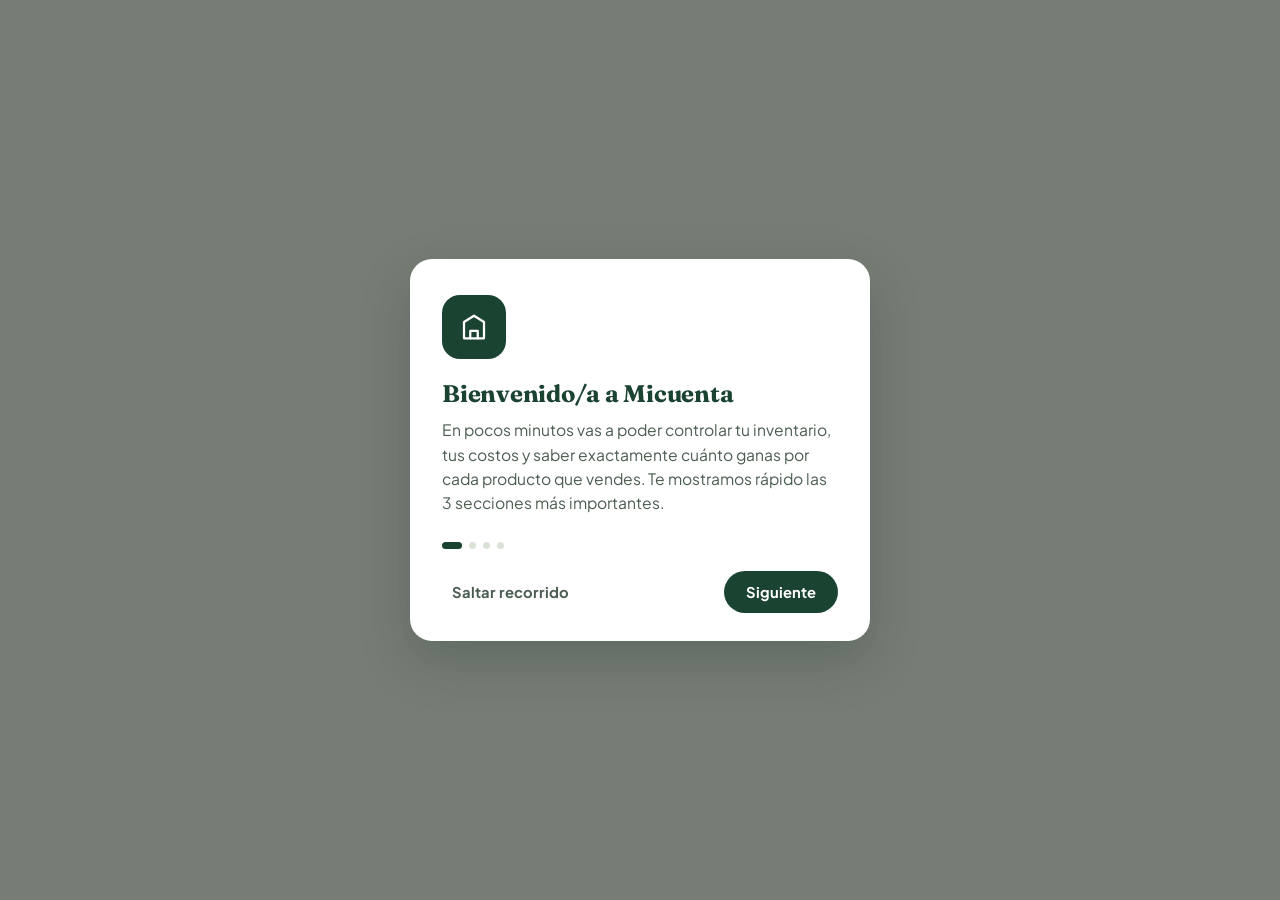
<file: SynergyApp/Index.html>
<!DOCTYPE html>
<html lang="es">
<head>
<meta charset="UTF-8">
<meta name="viewport" content="width=device-width, initial-scale=1.0">
<title>Micuenta — Control de inventario y ganancias para emprendedores</title>

<link rel="preconnect" href="https://fonts.googleapis.com">
<link rel="preconnect" href="https://fonts.gstatic.com" crossorigin>
<link href="https://fonts.googleapis.com/css2?family=Fraunces:opsz,wght@9..144,500;9..144,600;9..144,700&family=Plus+Jakarta+Sans:wght@400;500;600;700;800&family=JetBrains+Mono:wght@400;500;700&display=swap" rel="stylesheet">

<link rel="stylesheet" href="Style.css">
</head>
<body>

<div id="onboarding-overlay">
  <div class="tour-card">
    <div class="tour-icon-wrap" id="tour-icon-wrap"></div>
    <h2 id="tour-title"></h2>
    <p id="tour-text"></p>
    <div class="tour-dots" id="tour-dots"></div>
    <div class="tour-actions">
      <button class="btn btn-ghost" id="tour-skip">Saltar recorrido</button>
      <button class="btn btn-primary" id="tour-next">Siguiente</button>
    </div>
  </div>
</div>

<div id="auth-screen" class="hidden">
  <div class="auth-wrap">
    <div class="brand-row">
      <div class="brand-mark"><svg class="icon" viewBox="0 0 24 24"><path d="M4 19V6a2 2 0 0 1 2-2h9l5 5v10a2 2 0 0 1-2 2H6a2 2 0 0 1-2-2Z"/><path d="M14 4v5h5"/><path d="M8 13h8M8 17h5"/></svg></div>
      <span class="brand-name">Micuenta</span>
    </div>

    <div class="auth-card" id="registro-card">
      <h1>Crea tu cuenta</h1>
      <p class="auth-sub">Cuéntanos sobre tu emprendimiento para dejarlo todo listo.</p>
      <form id="registro-form" novalidate>
        <div class="field" data-field="nombre">
          <label for="reg-nombre">Tu nombre</label>
          <input id="reg-nombre" type="text" placeholder="Ej. María Torres" autocomplete="name">
          <div class="field-error">Escribe tu nombre.</div>
        </div>
        <div class="field" data-field="correo">
          <label for="reg-correo">Correo electrónico</label>
          <input id="reg-correo" type="email" placeholder="tucorreo@ejemplo.com" autocomplete="email">
          <div class="field-error">Ingresa un correo válido.</div>
        </div>
        <div class="field" data-field="password">
          <label for="reg-password">Contraseña</label>
          <input id="reg-password" type="password" placeholder="Mínimo 6 caracteres" autocomplete="new-password">
          <div class="field-error">La contraseña debe tener al menos 6 caracteres.</div>
        </div>
        <div class="field" data-field="emprendimiento">
          <label for="reg-emprendimiento">Nombre del emprendimiento</label>
          <input id="reg-emprendimiento" type="text" placeholder="Ej. Dulce Antojo">
          <div class="field-error">Dale un nombre a tu negocio.</div>
        </div>
        <div class="field" data-field="categoria">
          <label for="reg-categoria">Tipo de negocio</label>
          <select id="reg-categoria">
            <option value="">Selecciona una categoría</option>
            <option>Repostería</option>
            <option>Bisutería</option>
            <option>Ropa</option>
            <option>Cosmética / Belleza</option>
            <option>Comida preparada</option>
            <option>Artesanías</option>
            <option>Otro</option>
          </select>
          <div class="field-error">Selecciona una categoría.</div>
        </div>
        <button type="submit" class="btn btn-primary btn-block">Crear cuenta</button>
      </form>
      <p class="auth-switch">¿Ya tienes cuenta? <button id="go-to-login">Inicia sesión</button></p>
    </div>

    <div class="auth-card hidden" id="login-card">
      <h1>Bienvenido de vuelta</h1>
      <p class="auth-sub">Ingresa tus datos para entrar a tu panel.</p>
      <form id="login-form" novalidate>
        <div class="field" data-field="correo">
          <label for="log-correo">Correo electrónico</label>
          <input id="log-correo" type="email" placeholder="tucorreo@ejemplo.com">
          <div class="field-error">Ingresa el correo con el que te registraste.</div>
        </div>
        <div class="field" data-field="password">
          <label for="log-password">Contraseña</label>
          <input id="log-password" type="password" placeholder="Tu contraseña">
          <div class="field-error">La contraseña no coincide.</div>
        </div>
        <button type="submit" class="btn btn-primary btn-block">Iniciar sesión</button>
      </form>
      <p class="auth-switch">¿Aún no tienes cuenta? <button id="go-to-registro">Regístrate</button></p>
    </div>


    <div class="auth-card hidden" id="loading-card">
      <div class="auth-loading">
        <div class="spinner"></div>
        <p style="margin:0;color:var(--ink-soft);font-size:0.92rem;">Preparando tu panel de control…</p>
      </div>
    </div>
  </div>
</div>

<div id="app">
  <div id="sidebar-scrim"></div>

  <aside class="sidebar" id="sidebar">
    <div class="sidebar-brand">
      <div class="brand-mark"><svg class="icon" viewBox="0 0 24 24"><path d="M4 19V6a2 2 0 0 1 2-2h9l5 5v10a2 2 0 0 1-2 2H6a2 2 0 0 1-2-2Z"/><path d="M14 4v5h5"/></svg></div>
      <span>Micuenta</span>
    </div>

    <div class="biz-card">
      <div class="biz-name" id="sidebar-biz-name">Mi negocio</div>
      <span class="biz-tag" id="sidebar-biz-tag">Categoría</span>
    </div>

    <ul class="nav-list">
      <li><button class="nav-link active" data-section="resumen">
        <svg class="icon" viewBox="0 0 24 24"><path d="M3 12 12 3l9 9"/><path d="M5 10v10h14V10"/></svg> Resumen</button></li>
      <li><button class="nav-link" data-section="inventario">
        <svg class="icon" viewBox="0 0 24 24"><path d="M21 8 12 3 3 8l9 5 9-5Z"/><path d="M3 8v8l9 5 9-5V8"/><path d="M12 13v8"/></svg> Inventario</button></li>
      <li><button class="nav-link" data-section="insumos">
        <svg class="icon" viewBox="0 0 24 24"><path d="M9 3h6M10 3v5.2L5.5 17a2 2 0 0 0 1.8 3h9.4a2 2 0 0 0 1.8-3L14 8.2V3"/></svg> Materias primas</button></li>
      <li><button class="nav-link" data-section="productos">
        <svg class="icon" viewBox="0 0 24 24"><rect x="4" y="7" width="16" height="13" rx="2"/><path d="M8 7V5a4 4 0 0 1 8 0v2"/></svg> Productos y ganancias</button></li>
      <li><button class="nav-link" data-section="finanzas">
        <svg class="icon" viewBox="0 0 24 24"><path d="M4 20V10M11 20V4M18 20v-7"/></svg> Finanzas</button></li>
    </ul>

    <div class="sidebar-footer">
      <button class="nav-link" id="btn-logout">
        <svg class="icon" viewBox="0 0 24 24"><path d="M9 21H5a2 2 0 0 1-2-2V5a2 2 0 0 1 2-2h4"/><path d="M16 17l5-5-5-5"/><path d="M21 12H9"/></svg> Cerrar sesión</button>
    </div>
  </aside>

  <main class="main">
    <div class="topbar">
      <div style="display:flex; align-items:center; gap:12px;">
        <button class="menu-toggle" id="menu-toggle" aria-label="Abrir menú">
          <svg class="icon" viewBox="0 0 24 24"><path d="M4 6h16M4 12h16M4 18h16"/></svg>
        </button>
        <div>
          <h1 id="page-title">Resumen</h1>
          <p class="sub" id="page-sub">Así va tu negocio hoy.</p>
        </div>
      </div>
    </div>

    <section class="section active" id="section-resumen">
      <div class="grid grid-3" style="margin-bottom:22px;">
        <div class="card">
          <div class="card-label">Materias primas registradas</div>
          <div class="stat-value primary" id="stat-insumos">0</div>
        </div>
        <div class="card">
          <div class="card-label">Productos creados</div>
          <div class="stat-value primary" id="stat-productos">0</div>
        </div>
        <div class="card">
          <div class="card-label">Margen promedio</div>
          <div class="stat-value profit" id="stat-margen">0%</div>
        </div>
      </div>
      <div class="card empty-state" id="resumen-empty">
        <svg class="icon" viewBox="0 0 24 24"><path d="M12 2v6M12 16v6M2 12h6M16 12h6"/></svg>
        <strong>Todavía no tienes datos</strong>
        Empieza registrando tus materias primas y luego crea tu primer producto para ver aquí tu ganancia.
        <div style="margin-top:16px;"><button class="btn btn-accent btn-sm" data-goto="insumos">Registrar materia prima</button></div>
      </div>
    </section>

    <section class="section" id="section-inventario">
      <div class="section-head">
        <div>
          <h2>Inventario de productos terminados</h2>
          <p>Controla cuántas unidades tienes listas para vender.</p>
        </div>
      </div>
      <div class="card">
        <div id="inventario-empty" class="empty-state">
          <svg class="icon" viewBox="0 0 24 24"><path d="M21 8 12 3 3 8l9 5 9-5Z"/><path d="M3 8v8l9 5 9-5V8"/></svg>
          <strong>Aún no hay productos en inventario</strong>
          Crea un producto en la sección "Productos y ganancias" para empezar a controlar su stock.
        </div>
        <div class="list" id="inventario-list"></div>
      </div>
    </section>

    <section class="section" id="section-insumos">
      <div class="section-head">
        <div>
          <h2>Materias primas / insumos</h2>
          <p>Registra lo que compras y cuánto te cuesta.</p>
        </div>
      </div>

      <div class="card" style="margin-bottom:18px;">
        <h3>Agregar insumo</h3>
        <form id="insumo-form" class="form-inline" novalidate style="margin-top:12px;">
          <div class="field" data-field="nombre">
            <label>Nombre del insumo</label>
            <input id="insumo-nombre" type="text" placeholder="Ej. Fresas">
            <div class="field-error">Escribe un nombre.</div>
          </div>
          <div class="field" data-field="costo">
            <label>Costo ($)</label>
            <input id="insumo-costo" type="number" min="0" step="1" placeholder="Ej. 2500">
            <div class="field-error">Ingresa un costo válido.</div>
          </div>
          <div class="field" data-field="unidad">
            <label>Unidad / presentación</label>
            <input id="insumo-unidad" type="text" placeholder="Ej. paquete, sobre, kg">
            <div class="field-error">Indica la unidad.</div>
          </div>
          <button type="submit" class="btn btn-primary">Agregar</button>
        </form>
      </div>

      <div class="card">
        <div id="insumos-empty" class="empty-state">
          <svg class="icon" viewBox="0 0 24 24"><path d="M9 3h6M10 3v5.2L5.5 17a2 2 0 0 0 1.8 3h9.4a2 2 0 0 0 1.8-3L14 8.2V3"/></svg>
          <strong>No has agregado insumos</strong>
          Registra tu primer insumo, por ejemplo "Fresas" con su costo, para poder usarlo en tus productos.
        </div>
        <div class="list" id="insumos-list"></div>
      </div>
    </section>

    <section class="section" id="section-productos">
      <div class="section-head">
        <div>
          <h2>Productos y cálculo de ganancias</h2>
          <p>Arma un producto con tus insumos y mira su ganancia al instante.</p>
        </div>
      </div>

      <div class="grid grid-2">

        <div class="card">
          <h3>Nuevo producto</h3>
          <form id="producto-form" novalidate style="margin-top:12px;">
            <div class="field-row">
              <div class="field" data-field="nombre">
                <label>Nombre del producto</label>
                <input id="producto-nombre" type="text" placeholder="Ej. Fresas con crema">
                <div class="field-error">Escribe un nombre.</div>
              </div>
              <div class="field" data-field="precio">
                <label>Precio de venta ($)</label>
                <input id="producto-precio" type="number" min="0" step="1" placeholder="Ej. 8000">
                <div class="field-error">Ingresa un precio válido.</div>
              </div>
            </div>

            <label style="display:block; font-size:0.82rem; font-weight:700; margin:14px 0 8px; color:var(--ink-soft);">Insumos utilizados</label>
            <div class="picker-row">
              <div class="field">
                <select id="picker-insumo"><option value="">Selecciona un insumo…</option></select>
              </div>
              <div class="field">
                <input id="picker-cantidad" type="number" min="0" step="0.1" value="1" title="Cantidad de unidades del insumo usadas en este producto">
              </div>
              <button type="button" class="btn btn-outline btn-sm" id="btn-add-insumo-uso">+ Agregar</button>
            </div>
            <p id="picker-hint" style="font-size:0.78rem;color:var(--ink-soft);margin:-6px 0 6px;">La cantidad es la fracción o número de unidades del insumo que usa una sola pieza del producto (ej. 0.5 = medio paquete).</p>

            <div class="used-list" id="used-list"></div>
            <p id="used-empty" style="color:var(--ink-soft); font-size:0.85rem;">Todavía no agregas insumos a este producto.</p>

            <div style="display:flex; gap:10px; margin-top:16px;">
              <button type="submit" class="btn btn-primary" id="btn-guardar-producto" disabled>Guardar producto</button>
              <button type="button" class="btn btn-ghost" id="btn-cancelar-producto" style="display:none;">Cancelar edición</button>
            </div>
          </form>
        </div>

        <div>
          <div class="receipt" id="receipt">
            <div class="receipt-top">
              <div class="rt-label">Vista previa de ganancia</div>
              <div class="rt-name" id="receipt-nombre">Nuevo producto</div>
            </div>
            <div id="receipt-insumos"><div style="color:var(--ink-soft); font-size:0.85rem; text-align:center;">— sin insumos —</div></div>
            <hr class="receipt-divider">
            <div class="receipt-line"><span>Costo total materiales</span><span id="receipt-costo">$0</span></div>
            <div class="receipt-line"><span>Precio de venta</span><span id="receipt-precio">$0</span></div>
            <div class="receipt-total"><span>Ganancia bruta</span><span id="receipt-ganancia">$0</span></div>
            <div class="receipt-margin good" id="receipt-margen">Margen: 0%</div>
          </div>
        </div>
      </div>

      <div class="card" style="margin-top:22px;">
        <h3>Tus productos</h3>
        <div id="productos-empty" class="empty-state" style="margin-top:12px;">
          <svg class="icon" viewBox="0 0 24 24"><rect x="4" y="7" width="16" height="13" rx="2"/><path d="M8 7V5a4 4 0 0 1 8 0v2"/></svg>
          <strong>Aún no has creado productos</strong>
          Usa el formulario de arriba para armar tu primer producto con sus insumos y precio.
        </div>
        <div class="list" id="productos-list" style="margin-top:12px;"></div>
      </div>
    </section>

    <section class="section" id="section-finanzas">
      <div class="section-head">
        <div>
          <h2>Finanzas y rentabilidad</h2>
          <p>Compara la rentabilidad de todos tus productos.</p>
        </div>
      </div>

      <div class="grid grid-3" style="margin-bottom:18px;">
        <div class="card">
          <div class="card-label">Ingresos potenciales</div>
          <div class="stat-value primary" id="fin-ingresos">$0</div>
          <p style="font-size:0.78rem;color:var(--ink-soft);margin:4px 0 0;">Si vendes todo tu inventario actual</p>
        </div>
        <div class="card">
          <div class="card-label">Costo del inventario</div>
          <div class="stat-value cost" id="fin-costos">$0</div>
          <p style="font-size:0.78rem;color:var(--ink-soft);margin:4px 0 0;">Valor invertido en materiales</p>
        </div>
        <div class="card">
          <div class="card-label">Ganancia potencial</div>
          <div class="stat-value profit" id="fin-ganancia">$0</div>
          <p style="font-size:0.78rem;color:var(--ink-soft);margin:4px 0 0;">Margen promedio: <span id="fin-margen-prom">0%</span></p>
        </div>
      </div>

      <div class="card">
        <h3>Rentabilidad por producto</h3>
        <div id="finanzas-empty" class="empty-state" style="margin-top:12px;">
          <svg class="icon" viewBox="0 0 24 24"><path d="M4 20V10M11 20V4M18 20v-7"/></svg>
          <strong>Sin productos para analizar</strong>
          Crea productos en la sección anterior para ver aquí su comparación de rentabilidad.
        </div>
        <div class="list" id="finanzas-list" style="margin-top:12px;"></div>
      </div>
    </section>
  </main>
</div>

<div id="toast"><svg class="icon" viewBox="0 0 24 24"><path d="M20 6 9 17l-5-5"/></svg><span id="toast-msg"></span></div>

<script src="App.js"></script>
</body>
</html>
</file>
<file: SynergyApp/Style.css>
:root{
  --paper:#F3F6F0;
  --paper-alt:#EAEFE5;
  --card:#FFFFFF;
  --ink:#152318;
  --ink-soft:#4B5D51;
  --border:#DBE3D6;

  --primary:#1B4332;
  --primary-light:#2D6A4F;
  --primary-pale:#E4EEE7;

  --accent:#E8A33D;
  --accent-dark:#C67F1F;

  --cost:#B5566B;
  --cost-pale:#F7E7EA;
  --profit:#2D8659;
  --profit-pale:#E3F2E8;

  --radius-s:8px;
  --radius-m:14px;
  --radius-l:22px;

  --font-display:'Fraunces', serif;
  --font-body:'Plus Jakarta Sans', sans-serif;
  --font-mono:'JetBrains Mono', monospace;

  --shadow-card: 0 2px 10px rgba(21,35,24,0.06), 0 1px 2px rgba(21,35,24,0.05);
  --shadow-pop: 0 20px 50px rgba(21,35,24,0.22);

  --toast-bg:#152318;
  --toast-fg:#ffffff;
}

[data-palette="bosque"]{
  --primary:#1B4332; --primary-light:#2D6A4F; --primary-pale:#E4EEE7;
  --accent:#E8A33D; --accent-dark:#C67F1F;
}
[data-palette="oceano"]{
  --primary:#134A63; --primary-light:#1F7A9C; --primary-pale:#DDEEF3;
  --accent:#3DBFC8; --accent-dark:#1F9DA6;
}
[data-palette="atardecer"]{
  --primary:#9A3B26; --primary-light:#C4553A; --primary-pale:#F7E3DC;
  --accent:#E8A33D; --accent-dark:#C67F1F;
}
[data-palette="uva"]{
  --primary:#4A2E5C; --primary-light:#6D4A83; --primary-pale:#EAE1F0;
  --accent:#D88BD0; --accent-dark:#B85FAE;
}

[data-theme="dark"]{
  --paper:#111C16;
  --paper-alt:#182620;
  --card:#1C2B23;
  --ink:#EAF2EC;
  --ink-soft:#9FB3A8;
  --border:#2B3D34;
  --cost-pale:#3A2027;
  --profit-pale:#183726;
  --shadow-card: 0 2px 10px rgba(0,0,0,0.35), 0 1px 2px rgba(0,0,0,0.3);
  --shadow-pop: 0 20px 50px rgba(0,0,0,0.55);
}
[data-theme="dark"][data-palette="bosque"]{ --primary-pale:#1F3B2E; }
[data-theme="dark"][data-palette="oceano"]{ --primary-pale:#123544; }
[data-theme="dark"][data-palette="atardecer"]{ --primary-pale:#3A2018; }
[data-theme="dark"][data-palette="uva"]{ --primary-pale:#2E2138; }

body, .card, .sidebar, .main-content, .main{
  transition: background-color .25s ease, color .25s ease, border-color .25s ease;
}

*{box-sizing:border-box;}
html,body{height:100%;}
body{
  margin:0;
  background:var(--paper);
  color:var(--ink);
  font-family:var(--font-body);
  -webkit-font-smoothing:antialiased;
}
h1,h2,h3,.font-display{font-family:var(--font-display); letter-spacing:-0.01em;}
.mono{font-family:var(--font-mono);}
button{font-family:inherit; cursor:pointer;}
input,select{font-family:inherit;}
:focus-visible{outline:3px solid var(--accent); outline-offset:2px;}
.hidden{display:none !important;}
img,svg{display:block;}

.icon{width:20px;height:20px;stroke:currentColor;fill:none;stroke-width:1.8;stroke-linecap:round;stroke-linejoin:round;flex-shrink:0;}

#onboarding-overlay{
  position:fixed; inset:0; z-index:100;
  background:rgba(15,26,18,0.55);
  display:flex; align-items:center; justify-content:center;
  padding:20px;
  backdrop-filter:blur(2px);
}
.tour-card{
  background:var(--card);
  border-radius:var(--radius-l);
  max-width:460px; width:100%;
  padding:36px 32px 28px;
  box-shadow:var(--shadow-pop);
  position:relative;
  animation:pop .35s ease;
}
@keyframes pop{ from{opacity:0; transform:translateY(10px) scale(.97);} to{opacity:1; transform:none;} }

.tour-icon-wrap{
  width:64px;height:64px;border-radius:18px;
  display:flex;align-items:center;justify-content:center;
  margin-bottom:20px;
}
.tour-icon-wrap .icon{width:30px;height:30px;}
.tour-card h2{font-size:1.5rem; margin:0 0 10px; color:var(--primary);}
.tour-card p{font-size:0.98rem; line-height:1.55; color:var(--ink-soft); margin:0 0 26px;}

.tour-dots{display:flex; gap:7px; margin-bottom:22px;}
.tour-dots span{width:7px;height:7px;border-radius:50%;background:var(--border); transition:.25s;}
.tour-dots span.active{background:var(--primary); width:20px; border-radius:5px;}

.tour-actions{display:flex; align-items:center; justify-content:space-between; gap:10px;}
.btn{
  border:none; border-radius:999px; padding:12px 22px; font-weight:700; font-size:0.92rem;
  transition:transform .15s ease, box-shadow .15s ease, background .15s ease;
}
.btn:active{transform:scale(0.97);}
.btn-primary{background:var(--primary); color:#fff;}
.btn-primary:hover{background:var(--primary-light);}
.btn-accent{background:var(--accent); color:#3A2405;}
.btn-accent:hover{background:var(--accent-dark); color:#fff;}
.btn-ghost{background:transparent; color:var(--ink-soft); padding:12px 10px;}
.btn-ghost:hover{color:var(--ink);}
.btn-outline{background:transparent; border:1.5px solid var(--border); color:var(--ink);}
.btn-outline:hover{border-color:var(--primary); color:var(--primary);}
.btn-danger-outline{background:transparent;border:1.5px solid var(--cost);color:var(--cost);}
.btn-danger-outline:hover{background:var(--cost);color:#fff;}
.btn-sm{padding:8px 14px; font-size:0.82rem; border-radius:8px;}
.btn-block{width:100%;}
.btn[disabled]{opacity:.5; cursor:not-allowed;}

#auth-screen{
  min-height:100vh; display:flex; align-items:center; justify-content:center;
  padding:32px 18px;
}
.auth-wrap{
  width:100%; max-width:430px;
}
.brand-row{display:flex;align-items:center;gap:10px;margin-bottom:28px; justify-content:center;}
.brand-mark{
  width:38px;height:38px;border-radius:10px;background:var(--primary);
  display:flex;align-items:center;justify-content:center;
}
.brand-mark .icon{width:20px;height:20px;stroke:#fff;}
.brand-name{font-family:var(--font-display); font-weight:700; font-size:1.35rem; color:var(--primary);}

.auth-card{
  background:var(--card); border-radius:var(--radius-l); padding:34px 30px;
  box-shadow:var(--shadow-card); border:1px solid var(--border);
}
.auth-card h1{font-size:1.5rem; margin:0 0 6px; color:var(--ink);}
.auth-sub{color:var(--ink-soft); font-size:0.92rem; margin:0 0 26px;}

.field{margin-bottom:16px;}
.field label{display:block; font-size:0.82rem; font-weight:700; margin-bottom:6px; color:var(--ink-soft);}
.field input, .field select{
  width:100%; padding:12px 14px; border-radius:var(--radius-s); border:1.5px solid var(--border);
  background:var(--paper); font-size:0.95rem; color:var(--ink);
}
.field input:focus, .field select:focus{border-color:var(--primary); background:var(--card);}
.field-error{color:var(--cost); font-size:0.78rem; margin-top:5px; display:none;}
.field.invalid input, .field.invalid select{border-color:var(--cost);}
.field.invalid .field-error{display:block;}

.field-row{display:grid; grid-template-columns:1fr 1fr; gap:12px;}
@media (max-width:480px){ .field-row{grid-template-columns:1fr;} }

.auth-switch{text-align:center; margin-top:20px; font-size:0.88rem; color:var(--ink-soft);}
.auth-switch button{background:none;border:none;color:var(--primary); font-weight:700; text-decoration:underline; padding:0;}

.auth-loading{display:flex; flex-direction:column; align-items:center; gap:14px; padding:20px 0;}
.spinner{width:34px;height:34px;border-radius:50%;border:3px solid var(--primary-pale); border-top-color:var(--primary); animation:spin .7s linear infinite;}
@keyframes spin{to{transform:rotate(360deg);}}

#app{display:none; min-height:100vh;}
#app.active{display:flex;}

.sidebar{
  width:250px; flex-shrink:0; background:var(--primary); color:#EAF2EC;
  display:flex; flex-direction:column; padding:22px 16px;
  position:fixed; top:0; bottom:0; left:0; z-index:40;
  transition:transform .25s ease;
}
.sidebar-brand{display:flex; align-items:center; gap:10px; padding:6px 10px 22px;}
.sidebar-brand .brand-mark{background:rgba(255,255,255,0.14);}
.sidebar-brand span{font-family:var(--font-display); font-weight:700; font-size:1.15rem; color:#fff;}

.biz-card{
  background:rgba(255,255,255,0.08); border-radius:var(--radius-m); padding:14px 14px; margin-bottom:22px;
}
.biz-card .biz-name{font-weight:700; font-size:0.95rem; color:#fff; margin-bottom:3px;}
.biz-card .biz-tag{
  display:inline-block; font-size:0.72rem; font-weight:700; text-transform:uppercase; letter-spacing:.03em;
  background:var(--accent); color:#3A2405; padding:3px 9px; border-radius:999px;
}

.nav-list{list-style:none; margin:0; padding:0; display:flex; flex-direction:column; gap:3px; flex:1;}
.nav-link{
  display:flex; align-items:center; gap:12px; padding:11px 12px; border-radius:10px;
  color:rgba(234,242,236,0.8); background:none; border:none; width:100%; text-align:left; font-size:0.92rem; font-weight:600;
}
.nav-link:hover{background:rgba(255,255,255,0.08); color:#fff;}
.nav-link.active{background:var(--card); color:var(--primary);}

.sidebar-footer{border-top:1px solid rgba(255,255,255,0.14); padding-top:12px; margin-top:12px;}
.sidebar-footer .nav-link:hover{background:rgba(255,255,255,0.08);}

.main{
  flex:1; margin-left:250px; padding:30px 36px 60px; max-width:1180px;
}
.topbar{display:flex; align-items:center; justify-content:space-between; gap:14px; margin-bottom:26px;}
.topbar h1{font-size:1.65rem; margin:0; color:var(--ink);}
.topbar .sub{color:var(--ink-soft); font-size:0.92rem; margin-top:4px;}
.menu-toggle{display:none; background:var(--card); border:1px solid var(--border); border-radius:10px; padding:9px;}

.section{display:none;}
.section.active{display:block; animation:fadein .3s ease;}
@keyframes fadein{from{opacity:0; transform:translateY(6px);} to{opacity:1; transform:none;}}

.grid{display:grid; gap:18px;}
.grid-3{grid-template-columns:repeat(3,1fr);}
.grid-2{grid-template-columns:1.1fr 0.9fr;}
@media (max-width:900px){ .grid-3{grid-template-columns:1fr 1fr;} .grid-2{grid-template-columns:1fr;} }
@media (max-width:600px){ .grid-3{grid-template-columns:1fr;} }

.card{
  background:var(--card); border:1px solid var(--border); border-radius:var(--radius-m);
  padding:20px 20px; box-shadow:var(--shadow-card);
}
.card h3{margin:0 0 4px; font-size:1rem;}
.card-label{font-size:0.78rem; text-transform:uppercase; letter-spacing:.04em; font-weight:700; color:var(--ink-soft); margin-bottom:8px;}
.stat-value{font-family:var(--font-mono); font-size:1.7rem; font-weight:700;}
.stat-value.cost{color:var(--cost);}
.stat-value.profit{color:var(--profit);}
.stat-value.primary{color:var(--primary);}

.section-head{display:flex; align-items:center; justify-content:space-between; gap:12px; margin-bottom:16px; flex-wrap:wrap;}
.section-head h2{font-size:1.2rem; margin:0;}
.section-head p{margin:2px 0 0; color:var(--ink-soft); font-size:0.88rem;}

.empty-state{
  border:2px dashed var(--border); border-radius:var(--radius-m); padding:34px 22px; text-align:center; color:var(--ink-soft);
}
.empty-state .icon{width:34px;height:34px; margin:0 auto 12px; color:var(--primary-light);}
.empty-state strong{display:block; color:var(--ink); margin-bottom:4px; font-size:0.98rem;}

.list{display:flex; flex-direction:column; gap:10px;}
.list-row{
  display:flex; align-items:center; justify-content:space-between; gap:12px;
  background:var(--paper-alt); border-radius:var(--radius-s); padding:12px 14px;
}
.list-row .li-main{display:flex; flex-direction:column; gap:2px; min-width:0;}
.list-row .li-title{font-weight:700; font-size:0.93rem;}
.list-row .li-sub{font-size:0.8rem; color:var(--ink-soft);}
.li-actions{display:flex; align-items:center; gap:6px; flex-shrink:0;}
.icon-btn{
  background:transparent; border:none; padding:7px; border-radius:8px; color:var(--ink-soft); display:flex;
}
.icon-btn:hover{background:var(--card); color:var(--cost);}
.icon-btn.edit:hover{color:var(--primary);}

.badge{font-family:var(--font-mono); font-weight:700; font-size:0.85rem; padding:4px 9px; border-radius:6px;}
.badge.cost{background:var(--cost-pale); color:var(--cost);}
.badge.profit{background:var(--profit-pale); color:var(--profit);}
.badge.margin-good{background:var(--profit-pale); color:var(--profit);}
.badge.margin-mid{background:#FCF1DA; color:var(--accent-dark);}
.badge.margin-low{background:var(--cost-pale); color:var(--cost);}

.form-inline{display:flex; gap:10px; flex-wrap:wrap; align-items:flex-end;}
.form-inline .field{flex:1; min-width:140px; margin-bottom:0;}

.picker-row{display:flex; gap:8px; align-items:flex-end; margin-bottom:14px; flex-wrap:wrap;}
.picker-row .field{margin-bottom:0;}
.picker-row select{min-width:170px;}
.picker-row input[type=number]{width:110px;}

.used-list{display:flex; flex-direction:column; gap:8px; margin:14px 0;}
.used-row{
  display:flex; align-items:center; justify-content:space-between; background:var(--paper-alt);
  padding:10px 12px; border-radius:8px; font-size:0.87rem;
}
.used-row .um{color:var(--ink-soft); margin-left:6px;}

.receipt{
  background:var(--card);
  font-family:var(--font-mono);
  color:#1c2b21;
  padding:22px 22px 26px;
  position:relative;
  box-shadow:var(--shadow-card);

  -webkit-mask-image:
    radial-gradient(circle at 10px 0, transparent 6px, black 6.5px),
    radial-gradient(circle at 10px 100%, transparent 6px, black 6.5px);
  mask-image:
    radial-gradient(circle at 10px 0, transparent 6px, black 6.5px),
    radial-gradient(circle at 10px 100%, transparent 6px, black 6.5px);
}
.receipt-top{text-align:center; padding-bottom:10px; margin-bottom:12px; border-bottom:1px dashed #C9D2C4;}
.receipt-top .rt-label{font-size:0.68rem; letter-spacing:.12em; text-transform:uppercase; color:var(--ink-soft);}
.receipt-top .rt-name{font-family:var(--font-display); font-size:1.15rem; font-weight:700; margin-top:3px; color:var(--primary);}
.receipt-line{display:flex; justify-content:space-between; font-size:0.86rem; padding:4px 0; gap:10px;}
.receipt-line span:first-child{color:var(--ink-soft);}
.receipt-divider{border:none; border-top:1px dashed #C9D2C4; margin:10px 0;}
.receipt-total{display:flex; justify-content:space-between; font-size:1.05rem; font-weight:700; padding-top:4px;}
.receipt-margin{
  margin-top:14px; text-align:center; padding:10px; border-radius:8px; font-weight:700; font-size:0.95rem;
}
.receipt-margin.good{background:var(--profit-pale); color:var(--profit);}
.receipt-margin.mid{background:#FCF1DA; color:var(--accent-dark);}
.receipt-margin.low{background:var(--cost-pale); color:var(--cost);}


.margin-bar-track{background:var(--paper-alt); border-radius:6px; height:9px; overflow:hidden; margin-top:6px;}
.margin-bar-fill{height:100%; border-radius:6px; background:var(--profit); transition:width .4s ease;}

#toast{
  position:fixed; bottom:24px; left:50%; transform:translateX(-50%) translateY(20px);
  background:var(--toast-bg); color:var(--toast-fg); padding:12px 20px; border-radius:999px; font-size:0.88rem; font-weight:600;
  opacity:0; pointer-events:none; transition:.25s ease; z-index:200; display:flex; align-items:center; gap:8px;
  box-shadow:var(--shadow-pop);
}
#toast.show{opacity:1; transform:translateX(-50%) translateY(0);}
#toast .icon{width:16px;height:16px; stroke:var(--accent);}

@media (max-width:880px){
  .sidebar{transform:translateX(-100%);}
  .sidebar.open{transform:translateX(0);}
  .main{margin-left:0; padding:22px 18px 50px;}
  .menu-toggle{display:flex;}
  #sidebar-scrim{display:none; position:fixed; inset:0; background:rgba(0,0,0,.35); z-index:35;}
  #sidebar-scrim.show{display:block;}
}
</file>
